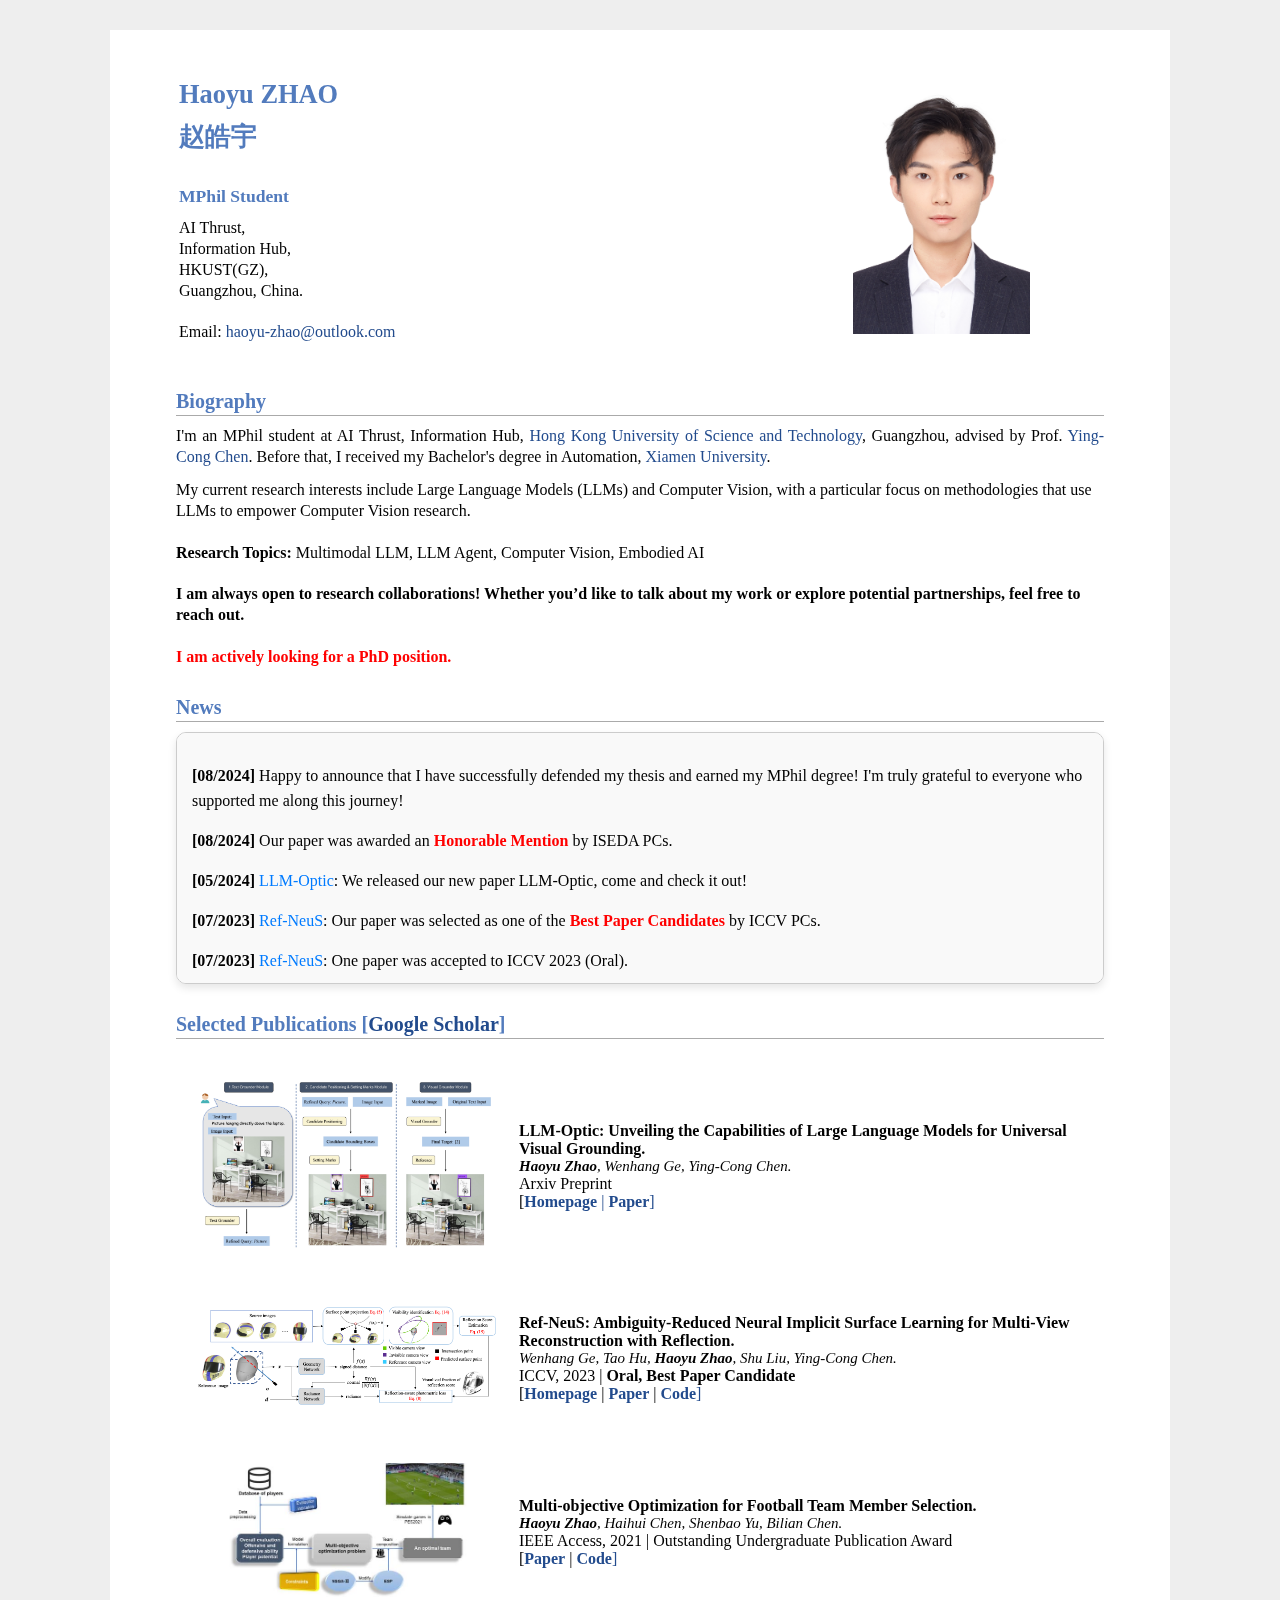
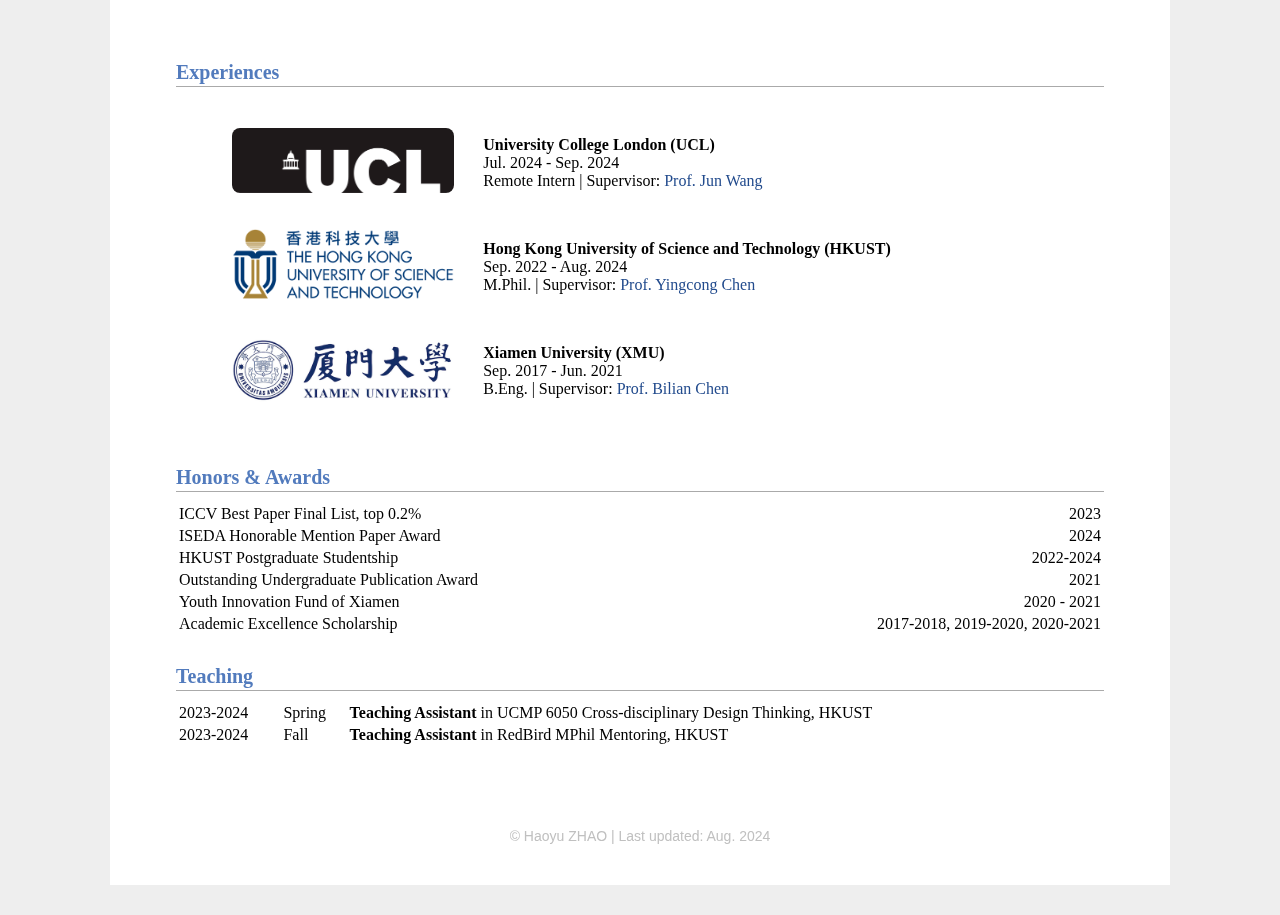
<file: index.html>
<!DOCTYPE html PUBLIC "-//W3C//DTD XHTML 1.1//EN" "http://www.w3.org/TR/xhtml11/DTD/xhtml11.dtd">
<html xmlns="http://www.w3.org/1999/xhtml" xml:lang="en"><head><meta http-equiv="Content-Type" content="text/html; charset=UTF-8">
<link rel="shortcut icon" href="favicon.png">

<meta name="keywords" content="Zhao Haoyu, AI, HKUST, The Hong Kong University of Science and Technology">
<meta name="description" content="Zhao Haoyu's home page">
<link rel="stylesheet" href="jemdoc.css" type="text/css">
<title>Zhao Haoyu's homepage, HKUST</title>
<script>
  (function(i,s,o,g,r,a,m){i['GoogleAnalyticsObject']=r;i[r]=i[r]||function(){
  (i[r].q=i[r].q||[]).push(arguments)},i[r].l=1*new Date();a=s.createElement(o),
  m=s.getElementsByTagName(o)[0];a.async=1;a.src=g;m.parentNode.insertBefore(a,m)
  })(window,document,'script','https://www.google-analytics.com/analytics.js','ga');

  ga('create', 'UA-87320911-1', 'auto');
  ga('send', 'pageview');

</script>
</head>
<body>
<div id="layout-content" style="margin-top:25px">
<table>
	<tbody>
		<tr>
			<td width="670">
				<div id="toptitle">					
					<h1> Haoyu ZHAO </h1>  <h1>赵皓宇</h1>
				</div>

				<h3>MPhil Student</h3>
				<p>
					AI Thrust, <br>
					Information Hub, <br>
					HKUST(GZ), <br>
					Guangzhou, China. <br>
					<br>
					Email: <a href="mailto:haoyu-zhao@outlook.com">haoyu-zhao@outlook.com</a><br>
				</font></p>
			</td>
			<td>
				<img src="./pic/Photo-HaoyuZhao.JPG" border="0" width="177"><br>
			</td>
		</tr><tr>
	</tr></tbody>
</table>

<h2>Biography</h2>
	<p style="text-align:justify";>
	I'm an MPhil student at AI Thrust, Information Hub,  <a href="https://hkust.edu.hk/">Hong Kong University of Science and Technology</a>, Guangzhou, advised by Prof. <a href="https://www.yingcong.me/
" target="_blank"> Ying-Cong Chen</a>. Before that, I received my Bachelor's degree in Automation, <a href="https://www.xmu.edu.cn/">Xiamen University</a>. 
</p>
 <p>
My current research interests include Large Language Models (LLMs) and Computer Vision, with a particular focus on methodologies that use LLMs to empower Computer Vision research.
	<br>
	<br>
	<b> Research Topics:</b> Multimodal LLM, LLM Agent, Computer Vision, Embodied AI
	<br>
	<br>
	 <span style="font-weight:bold;">I am always open to research collaborations! Whether you’d like to talk about my work or explore potential partnerships, feel free to reach out.</span>
	 <br>
	<br>
	 <span style="color:red; font-weight:bold;">I am actively looking for a PhD position.</span>
</p>

	
<h2>News</h2>
<div style="height: 220px; overflow-y: auto; scroll-behavior: smooth; border: 1px solid #ccc; padding: 15px; border-radius: 10px; background-color: #f9f9f9; box-shadow: 0 4px 8px rgba(0, 0, 0, 0.1);">
   <ul style="list-style-type:none; margin: 0; padding: 0;">
      <li style="margin-left: 0px; line-height: 1.6; margin-bottom: 8px;">
         <strong>[08/2024]</strong> Happy to announce that I have successfully defended my thesis and earned my MPhil degree! I'm truly grateful to everyone who supported me along this journey!
      </li>
      <li style="margin-left: 0px; line-height: 1.6; margin-bottom: 8px;">
         <strong>[08/2024]</strong> Our paper was awarded an <span style="color: red; font-weight: bold;">Honorable Mention</span> by ISEDA PCs.
      </li>
      <li style="margin-left: 0px; line-height: 1.6; margin-bottom: 8px;">
         <strong>[05/2024]</strong> <a href="https://haoyu-zhao.github.io/LLM-Optic.github.io/" style="color: #007bff;">LLM-Optic</a>: We released our new paper LLM-Optic, come and check it out!
      </li>
      <li style="margin-left: 0px; line-height: 1.6; margin-bottom: 8px;">
         <strong>[07/2023]</strong> <a href="https://g3956.github.io" style="color: #007bff;">Ref-NeuS</a>: Our paper was selected as one of the <span style="color: red; font-weight: bold;">Best Paper Candidates</span> by ICCV PCs.
      </li>
      <li style="margin-left: 0px; line-height: 1.6; margin-bottom: 8px;">
         <strong>[07/2023]</strong> <a href="https://g3956.github.io" style="color: #007bff;">Ref-NeuS</a>: One paper was accepted to ICCV 2023 (Oral).
      </li>
   </ul>
</div>


<h2> Selected Publications [<a href="https://scholar.google.com/citations?hl=en&user=4zjV4oUAAAAJ">Google Scholar</a>]</h2>
	 <table id="tbPublications" width="100%" style="border-collapse:separate; border-spacing:0px 10px;">
		 <tbody>
	 
		 <tr>
			 <td><img width="300" style="padding: 20px;" src="./pic/Overview_optic.jpg"></td>
			 <td>
				 <div><b>LLM-Optic: Unveiling the Capabilities of Large Language Models for Universal Visual Grounding.</b></div>
				 <div style="font-size: 15px"><i> <b>Haoyu Zhao</b>, Wenhang Ge, Ying-Cong Chen. </i></div>
				 <div>Arxiv Preprint</div>
				 <div>[<a href="https://haoyu-zhao.github.io/LLM-Optic.github.io/"><b>Homepage</b> | <a href="https://arxiv.org/abs/2405.17104"><b>Paper</b>]</div>
			 </td>
		 </tr>
	 

		 <tr>
			 <td><img width="300" style="padding: 20px;" src="./pic/overall_ref.png"></td>
			 <td>
				 <div><b>Ref-NeuS: Ambiguity-Reduced Neural Implicit Surface Learning for Multi-View Reconstruction with Reflection.</b></div>
				 <div style="font-size: 15px"><i>Wenhang Ge, Tao Hu, <b>Haoyu Zhao</b>, Shu Liu, Ying-Cong Chen. </i></div>
				 <div>ICCV, 2023 | <b>Oral, Best Paper Candidate</b></div>
				 <div>[<a href="https://g3956.github.io"><b>Homepage</b></a> | <a href="https://arxiv.org/pdf/2303.10840.pdf"><b>Paper</b></a> | <a href="https://github.com/g3956/Ref-NeuS"><b>Code</b>]</div>
			 </td>
		 </tr>
		 <tr>

			<td><img width="300" style="padding: 20px;" src="./pic/overview_multi.jpg"></td>
			<td>
				<div><b>Multi-objective Optimization for Football Team Member Selection.</b></div>
				<div style="font-size: 15px"><i><b>Haoyu Zhao</b>, Haihui Chen, Shenbao Yu, Bilian Chen. </i></div>
				<div>IEEE Access, 2021 | Outstanding Undergraduate Publication Award</div>
				<div>[<a href="https://ieeexplore.ieee.org/stamp/stamp.jsp?arnumber=9461759"><b>Paper</b></a> | <a href="https://github.com/haoyu-zhao/Multi-Objective-Optimization-for-Football-Team-Member-Selection"><b>Code</b>]</div>
			</td>
		</tr>

	 
		 </tbody>
	 </table>
	 
	 </ul>

					 
<h2>Experiences</h2>
<table width="100%" style="border-collapse:separate; border-spacing:0px 30px; margin-left: 3%;">
  <!-- UCL Experience -->
  <tr>
    <td width="30%" align="center">
      <img src="./University_College_London_logo.svg.png" alt="UCL Logo" style="width: 80%; border-radius: 8px;">
    </td>
    <td width="70%">
      <b>University College London (UCL)</b><br>
      Jul. 2024 - Sep. 2024<br>
      Remote Intern | Supervisor: <a href="http://www0.cs.ucl.ac.uk/staff/jun.wang/">Prof. Jun Wang</a>
    </td>
  </tr>

  <!-- HKUST Experience -->
  <tr>
    <td width="30%" align="center">
      <img src="./Hong_Kong_UST.png" alt="HKUST Logo" style="width: 80%; border-radius: 8px;">
    </td>
    <td width="70%">
      <b>Hong Kong University of Science and Technology (HKUST)</b><br>
      Sep. 2022 - Aug. 2024<br>
      M.Phil. | Supervisor: <a href="https://www.yingcong.me/">Prof. Yingcong Chen</a>
    </td>
  </tr>
	
  <!-- XMU Experience -->
  <tr>
    <td width="30%" align="center">
      <img src="./xiamen.png" alt="XMU Logo" style="width: 80%; border-radius: 8px;">
    </td>
    <td width="70%">
      <b>Xiamen University (XMU)</b><br>
      Sep. 2017 - Jun. 2021<br>
      B.Eng. | Supervisor: <a href="https://www.researchgate.net/profile/Chen-Bilian">Prof. Bilian Chen</a>
    </td>
  </tr>
	
</table>


<h2>Honors & Awards</h2>
<table style="border-spacing: 2px; width: 100%;">
	<tbody>
		<tr>
			<td style="width: 80%; text-align: left;">ICCV Best Paper Final List, top 0.2%</td>
			<td style="width: 20%; text-align: right;">2023</td>
		</tr>
		<tr>
			<td style="width: 80%; text-align: left;">ISEDA Honorable Mention Paper Award</td>
			<td style="width: 20%; text-align: right;">2024</td>
		</tr>
		<tr>
			<td style="width: 80%; text-align: left;">HKUST Postgraduate Studentship</td>
			<td style="width: 20%; text-align: right;">2022-2024</td>
		</tr>
		<tr>
			<td style="width: 80%; text-align: left;">Outstanding Undergraduate Publication Award</td>
			<td style="width: 20%; text-align: right;">2021</td>
		</tr>
		<tr>
			<td style="width: 80%; text-align: left;">Youth Innovation Fund of Xiamen</td>
			<td style="width: 20%; text-align: right;">2020 - 2021</td>
		</tr>
		<tr>
			<td style="width: 60%; text-align: left; white-space: nowrap;">Academic Excellence Scholarship</td>
			<td style="width: 40%; text-align: right; white-space: nowrap;">2017-2018, 2019-2020, 2020-2021</td>
		</tr>
	</tbody>
</table>

	 

	 <h2>Teaching</h2>
	 <table id="tbTeaching" border="0" width="100%">
		 <tbody>
			 <tr>
				<td> 2023-2024</td><td>Spring</td><td><b>Teaching Assistant</b> in UCMP 6050 Cross-disciplinary Design Thinking, HKUST</td>
			 </tr>
			 <tr>
				<td> 2023-2024</td><td>Fall</td><td><b>Teaching Assistant</b> in RedBird MPhil Mentoring, HKUST</td>
			 </tr>

		 </tbody>
	 </table>
		

<div id="footer">
	<div id="footer-text"></div>

        <p><center>
      	<div id="clustrmaps-widget" style="width:10%">
<!-- 	<script type="text/javascript" id="clstr_globe" src="//clustrmaps.com/globe.js?d=gjYbWjhZfjm4Xz-EabMQUVouG7-yhpJC_OnyAJY2-0U"></script>
	<script async src="//busuanzi.ibruce.info/busuanzi/2.3/busuanzi.pure.mini.js"></script>
	<span id="busuanzi_container_site_pv"> Total views: <span id="busuanzi_value_site_pv"></span> </span> -->

        </div>
	<p><center><font face="Arial" style="font-size: 14px;">
        <br>
            &copy; Haoyu ZHAO | Last updated: Aug. 2024
        </font></center></p>

</div>
</body>
</html>
</file>
<file: jemdoc.css>
/* Default css file for jemdoc. */

table#tlayout {
    border: none;
    border-collapse: separate;
    background: white;
}
/*
body {
	background: white;
	padding-bottom: 8px;
	margin: 0;
}
*/
html {
  background-color: #eeeeee; 
}

body { 
  font-family: Georgia, serif;
  color: #000;
  background-color: #ffffff; 
  text-align:left; /* for IE */
  margin-top: 30px; 
  margin-bottom: 30px;
  margin-left: auto;
  margin-right: auto;
  padding-left:  50px;
  padding-right: 50px;
  padding-top: 10px;
  padding-bottom: 30px;
  max-width: 960px;
}

#layout-menu {
	background: #f6f6f6;
	border: 1px solid #dddddd;
	padding-top: 0.5em;
	padding-left: 8px;
	padding-right: 8px;
	font-size: 1.0em;
	width: auto;
	white-space: nowrap;
    text-align: left;
    vertical-align: top;
}

#layout-menu td {
	background: #f4f4f4;
    vertical-align: top;
}

#layout-content {
	padding-top: 0.0em;
	padding-left: 1.0em;
	padding-right: 1.0em;
    border: none;
    background: white;
    text-align: left;
    vertical-align: top;
}

#layout-menu a {
	line-height: 1.5em;
	margin-left: 0.5em;
}

tt {
    background: #ffffdd;
}

pre, tt {
	font-size: 90%;
	font-family: monaco, monospace;
}

a, a > tt {
	color: #224b8d;
	text-decoration: none;
}

a:hover {
	border-bottom: 1px gray dotted;
}

#layout-menu a.current:link, #layout-menu a.current:visited {
	color: #022b6d;
	border-bottom: 1px gray solid;
}
#layout-menu a:link, #layout-menu a:visited, #layout-menu a:hover {
	color: #527bbd;
	text-decoration: none;
}
#layout-menu a:hover {
	text-decoration: none;
}

div.menu-category {
	border-bottom: 1px solid gray;
	margin-top: 0.8em;
	padding-top: 0.2em;
	padding-bottom: 0.1em;
	font-weight: bold;
}

div.menu-item {
	padding-left: 16px;
	text-indent: -16px;
}

div#toptitle {
	padding-bottom: 0.2em;
	margin-bottom: 1.5em;
	/*border-bottom: 3px double gray;*/
}

/* Reduce space if we begin the page with a title. */
div#toptitle + h2, div#toptitle + h3 {
	margin-top: 0em;
}

div#subtitle {
	margin-top: 0.0em;
	margin-bottom: 0.0em;
	padding-top: 0em;
	padding-bottom: 0.1em;
}

em {
	font-style: italic;
}

strong {
	font-weight: bold;
}


h1, h2, h3 {
	color: #527bbd;
	margin-top: 0.7em;
	margin-bottom: 0.5em;
	padding-bottom: 0.2em;
	line-height: 1.0;
	padding-top: 0.5em;
	border-bottom: 1px solid #aaaaaa;
}

h1 {
	font-size: 165%;
	padding-bottom: 0.3em;
}

h2 {
	padding-top: 0.8em;
	font-size: 125%;
}

h2 + h3 {
    padding-top: 0.2em;
}

h3 {
	font-size: 110%;
	border-bottom: none;
}

p {
	margin-top: 0.0em;
	margin-bottom: 0.8em;
	padding: 0;
	line-height: 1.3;
}

pre {
	padding: 0;
	margin: 0;
}

div#footer {
	font-size: small;
	border-top: none;
	padding-top: 0.1em;
	margin-top: 4.0em;
	color: #c0c0c0;
}

div#footer a {
	color: #80a0b0;
}

div#footer-text {
	float: left;
	padding-bottom: 8px;
}

ul, ol, dl {
	margin-top: 0.2em;
	padding-top: 0;
	margin-bottom: 0.8em;
}

dt {
	margin-top: 0.5em;
	margin-bottom: 0;
}

dl {
	margin-left: 20px;
}

dd {
	color: #222222;
}

dd > *:first-child {
	margin-top: 0;
}

ul {
	list-style-position: outside;
	list-style-type: square;
}

p + ul, p + ol {
	margin-top: -0.5em;
}

li {
	margin-top:0.9em;
}

ol {
	list-style-position: outside;
	list-style-type: decimal;
}

li p, dd p {
	margin-bottom: 0.3em;
}


ol ol {
	list-style-type: lower-alpha;
}

ol ol ol {
	list-style-type: lower-roman;
}

p + div.codeblock {
	margin-top: -0.6em;
}

div.codeblock, div.infoblock {
	margin-right: 0%;
	margin-top: 1.2em;
	margin-bottom: 1.3em;
}

div.blocktitle {
	font-weight: bold;
	color: #cd7b62;
	margin-top: 1.2em;
	margin-bottom: 0.1em;
}

div.blockcontent {
	border: 1px solid silver;
	padding: 0.3em 0.5em;
}

div.infoblock > div.blockcontent {
	background: #ffffee;
}

div.blockcontent p + ul, div.blockcontent p + ol {
	margin-top: 0.4em;
}

div.infoblock p {
	margin-bottom: 0em;
}

div.infoblock li p, div.infoblock dd p {
	margin-bottom: 0.5em;
}

div.infoblock p + p {
	margin-top: 0.8em;
}

div.codeblock > div.blockcontent {
	background: #f6f6f6;
}

span.pycommand {
	color: #000070;
}

span.statement {
	color: #008800;
}
span.builtin {
	color: #000088;
}
span.special {
	color: #990000;
}
span.operator {
	color: #880000;
}
span.error {
	color: #aa0000;
}
span.comment, span.comment > *, span.string, span.string > * {
	color: #606060;
}

@media print {
	#layout-menu { display: none; }
}

#fwtitle {
	margin: 2px;
}

#fwtitle #toptitle {
	padding-left: 0.5em;
	margin-bottom: 0.5em;
}

#layout-content h1:first-child, #layout-content h2:first-child, #layout-content h3:first-child {
	margin-top: -0.7em;
}

div#toptitle h1, #layout-content div#toptitle h1 {
	margin-bottom: 0.0em;
	padding-bottom: 0.1em;
	padding-top: 0;
	margin-top: 0.5em;
	border-bottom: none;
}

img.eq {
	padding: 0;
	padding-left: 0.1em;
	padding-right: 0.1em;
	margin: 0;
}

img.eqwl {
	padding-left: 2em;
	padding-top: 0.6em;
	padding-bottom: 0.2em;
	margin: 0;
}

table + table {
    margin-top: 1em;
}

tr.heading {
    font-weight: bold;
    border-bottom: 2px solid black;
}

img {
    border: none;
}

table.imgtable, table.imgtable td {
    border: none;
    text-align: left;
}
</file>
